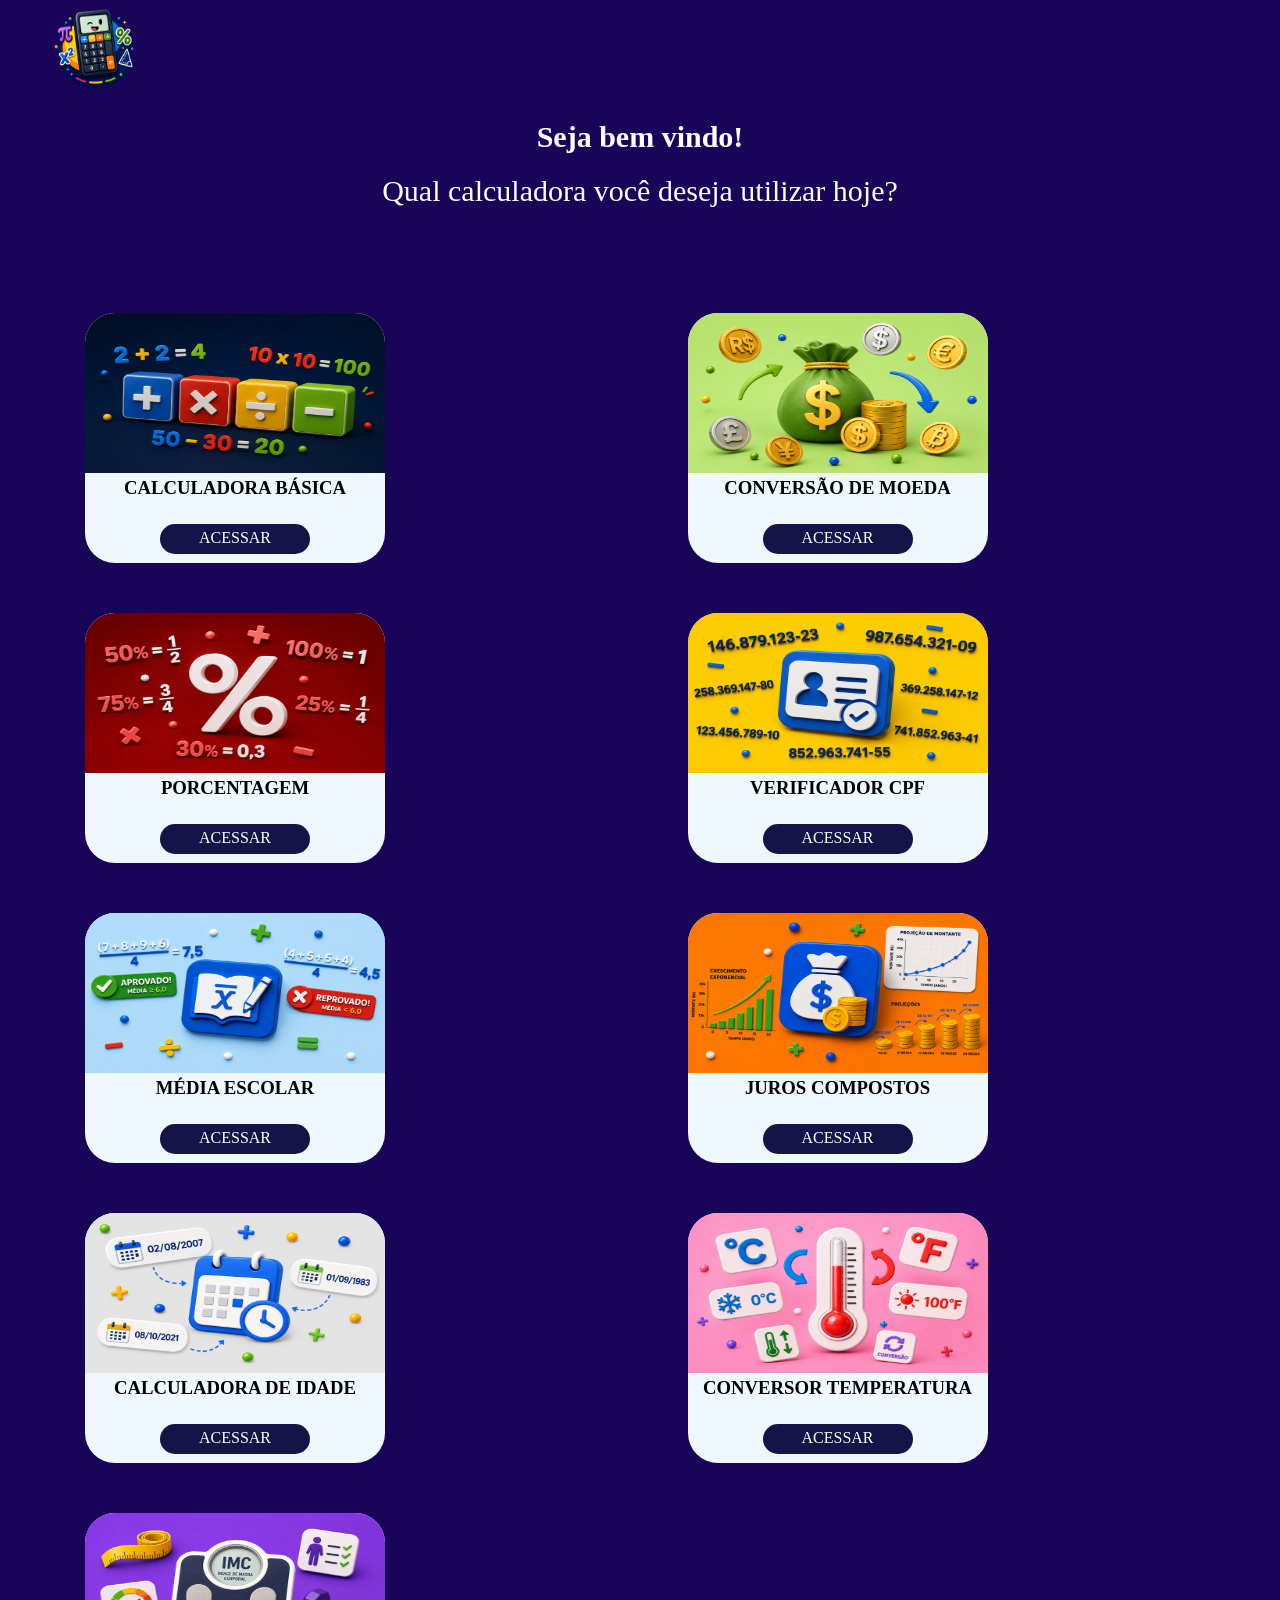
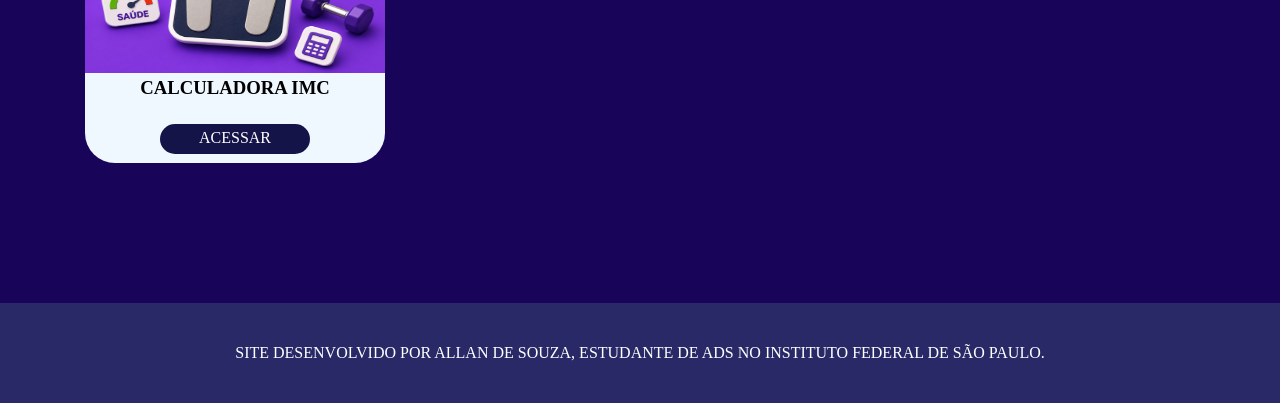
<file: index.html>
<!DOCTYPE html>
<html lang="en">
<head>
    <meta charset="UTF-8">
    <meta name="viewport" content="width=device-width, initial-scale=1.0">
    <title>Menu</title>
    <link rel="stylesheet" href="css/style.css">
    <link rel="shortcut icon" href="img/logo_pagina.png" type="image/png"> 
</head>
<body>
    <header>
        <div id="logo">
        <img  src="img/logo_png.png" alt="logo">
    </div>
        <!-- PARTE DE CIMA -->
    <h2 align="center" id = "titulo">Seja bem vindo!</h2>
    <p align="center" id="titulo2">Qual calculadora você deseja utilizar hoje?</p>

    
    </header>
    
    <main>
        
    <!--- SECTION DE CALCULADORAS-->
    <section id="sessao">
        <div class="cartao">
            <div class="imagem"><img src="img/banner_calculadora_numerica.png" alt="calculadora numerica"></div>
        <h3>CALCULADORA BÁSICA</h3>
        <a href="calculadora_numerica/resumo.html">ACESSAR</a>
        </div>

         <div class="cartao">
            <div class="imagem"><img src="img/banner_conversao_moedas.png" alt="calculadora conversao de moedas"></div>
        <h3>CONVERSÃO DE MOEDA</h3>
        <a href="">ACESSAR</a>
        </div>

         <div class="cartao">
            <div class="imagem"><img src="img/banner_calculadora_porcentagem.png" alt="calculado porcentagem"></div>
        <h3>PORCENTAGEM</h3>
        <a href="">ACESSAR</a>
        </div>

         <div class="cartao">
            <div class="imagem"><img src="img/banner_cpf.png" alt="cpf ultimos digitos"></div>
        <h3>VERIFICADOR CPF</h3>
        <a href="">ACESSAR</a>
        </div>

         <div class="cartao">
            <div class="imagem"><img src="img/banner_media_escolar.png" alt="media escoalr"></div>
        <h3>MÉDIA ESCOLAR</h3>
        <a href="">ACESSAR</a>
        </div>

         <div class="cartao">
            <div class="imagem"><img src="img/banner_juros_compostos.png" alt="juros compostos"></div>
        <h3>JUROS COMPOSTOS</h3>
        <a href="">ACESSAR</a>
        </div>

         <div class="cartao">
            <div class="imagem"><img src="img/BANNER_IDADE.png" alt="IDADE"></div>
        <h3>CALCULADORA DE IDADE</h3>
        <a href="">ACESSAR</a>
        </div>

         <div class="cartao">
            <div class="imagem"><img src="img/BANNER_CONVERSAO_TEMPERATURA.png" alt="CONVERSAO TEMPERATURA"></div>
        <h3>CONVERSOR TEMPERATURA</h3>
        <a href="">ACESSAR</a>
        </div>

         <div class="cartao">
            <div class="imagem"><img src="img/BANNER_IMC.png" alt="IMC"></div>
        <h3>CALCULADORA IMC</h3>
        <a href="">ACESSAR</a>
        </div>

       
    </section>


    </main>
    <footer>
        <p align="center">SITE DESENVOLVIDO POR ALLAN DE SOUZA, ESTUDANTE DE ADS NO INSTITUTO FEDERAL DE SÃO PAULO.</p>
    </footer>
</body>
</html>
</file>
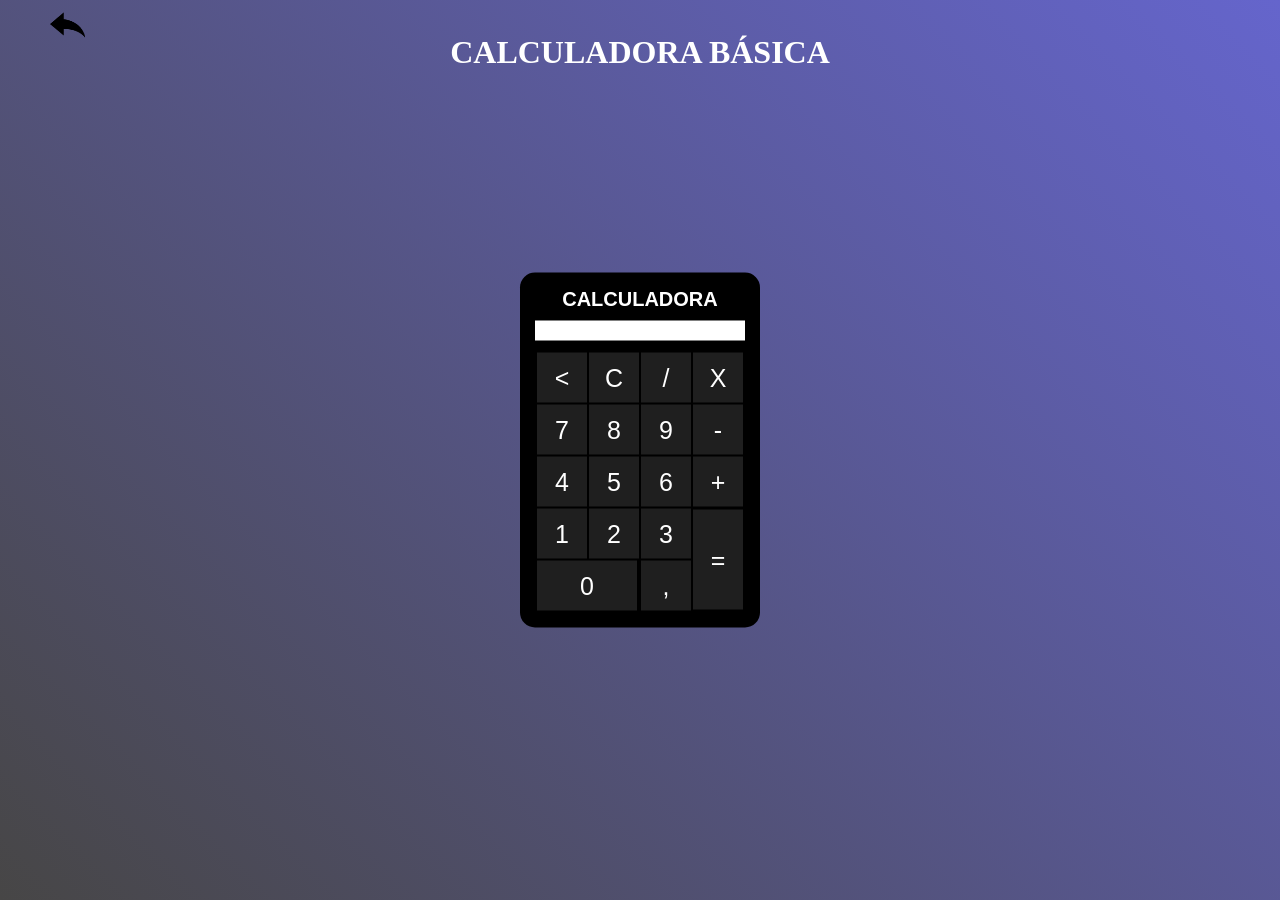
<file: calculadora_numerica/calculadora_numerica.html>
<!DOCTYPE html>
<html lang="en">
<head>
    <meta charset="UTF-8">
    <meta name="viewport" content="width=device-width, initial-scale=1.0">
    <title>Calculadora básica</title>
    <link rel="stylesheet" href="css/calculadora_numerica.css">
    <link rel="shortcut icon" href="../img/logo_png.png" type="image/png"> 

</head>
<body>
    <div id="background">
    <a href="resumo.html"><img src="../img/voltar_botao.png" alt="botao" id="voltar"></a>
    <h1 id="h1" align = "center">CALCULADORA BÁSICA</h1>
    <div class="calculadora">
        <h1>CALCULADORA</h1>
        <p id="resultado"><b></b></p>
        <table>
            <tr>
                <td ><button  class="botao" onclick="apagar()">&lt;</button></td>
                <td ><button  class="botao" onclick="limpar()">C</button></td>
                <td ><button  class="botao" onclick="inserir('/')">/</button></td>
                <td ><button  class="botao" onclick="inserir('*')">X</button></td>
            </tr>
            <tr>
                <td ><button  class="botao" onclick="inserir('7')">7</button></td>
                <td><button  class="botao" onclick="inserir('8')">8</button></td>
                <td><button  class="botao" onclick="inserir('9')">9</button></td>
                <td><button  class="botao" onclick="inserir('-')">-</button></td>
            </tr>
            <tr>
                <td ><button  class="botao" onclick="inserir('4')">4</button></td>
                <td ><button  class="botao" onclick="inserir('5')">5</button></td>
                <td ><button  class="botao" onclick="inserir('6')">6</button></td>
                <td><button  class="botao" onclick="inserir('+')">+</button></td>
            </tr>
            <tr>
                <td ><button  class="botao" onclick="inserir('1')">1</button></td>
                <td ><button  class="botao" onclick="inserir('2')">2</button></td>
                <td ><button  class="botao" onclick="inserir('3')">3</button></td>
                <td rowspan="2"><button id="igual" onclick="calculo()">=</button></td>
            </tr>
            <tr>
                <td colspan="2"><button id="zero" onclick="inserir('0')">0</button></td>
                <td ><button  class="botao" onclick="inserir('.')">,</button></td>
            </tr>
        </table>
    </div>
    </div>
    

    <script src="js/calculadora_numerica.js">   </script>
</body>
</html>
</file>
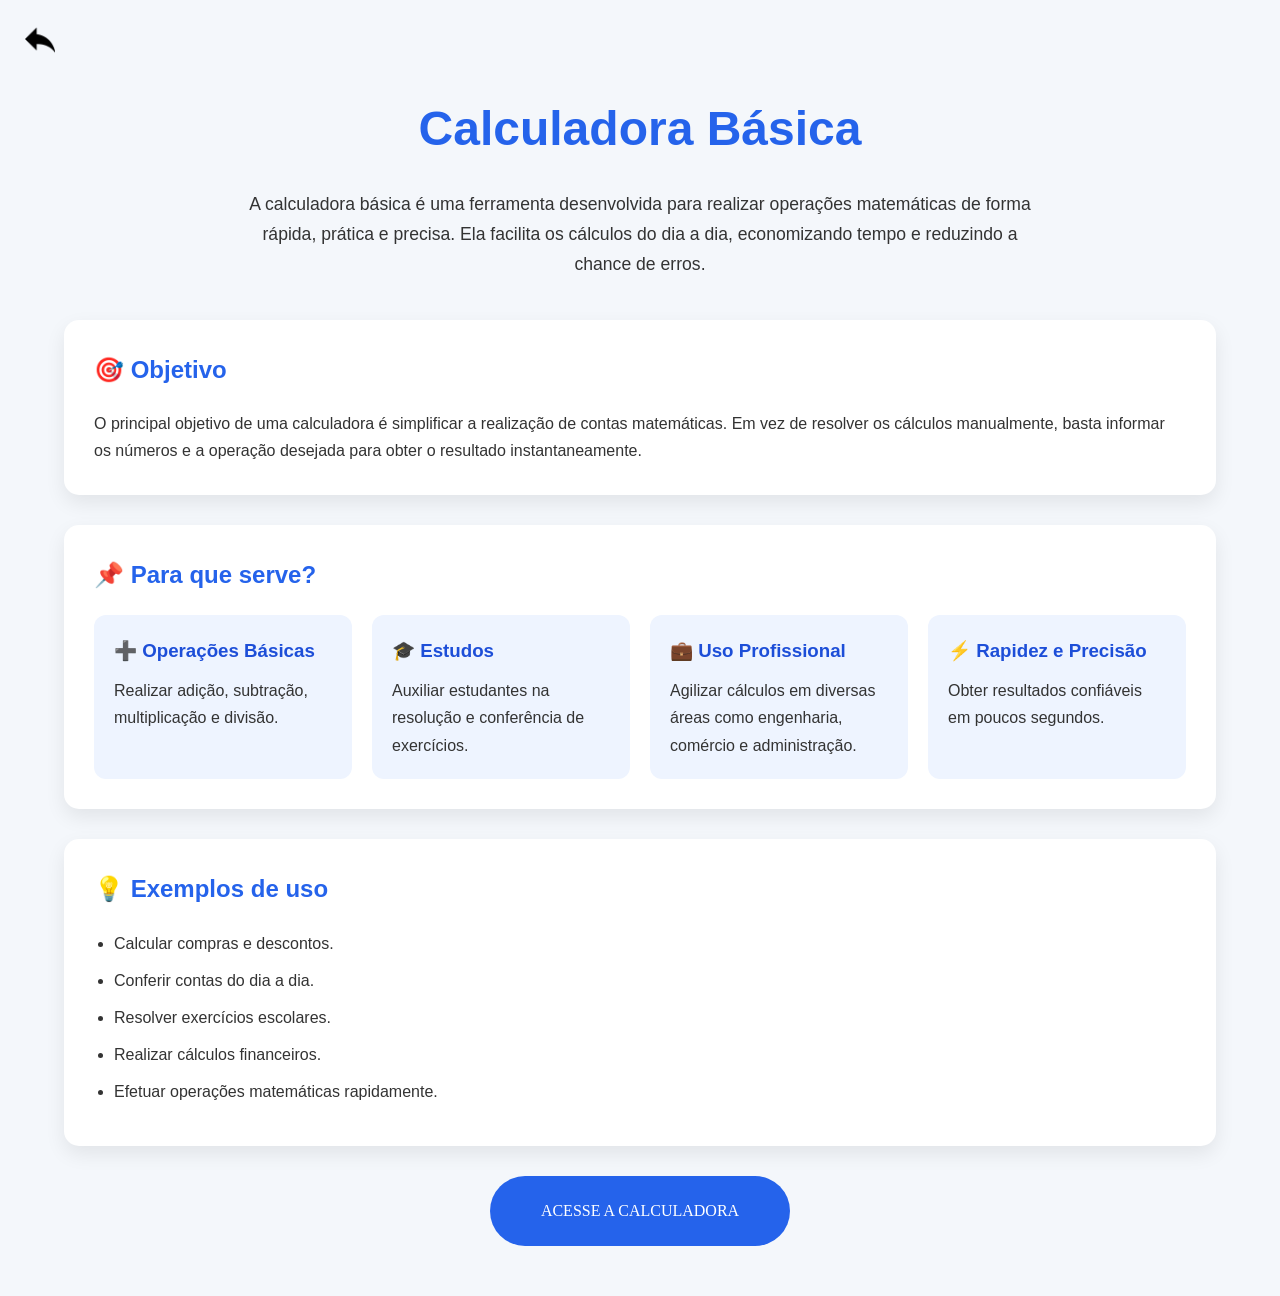
<file: calculadora_numerica/resumo.html>
<!DOCTYPE html>
<html lang="pt-BR">
<head>
    <meta charset="UTF-8">
    <meta name="viewport" content="width=device-width, initial-scale=1.0">
    <title>Calculadora Básica</title>
    <link rel="stylesheet" href="css/resumo.css">
    <link rel="shortcut icon" href="../img/logo_png.png" type="image/png"> 
</head>
<body>

    <section class="container">

        <header class="hero">
            <a href="../index.html"><img src="../img/voltar_botao.png" alt="botao" id="voltar"></a>

            <h1>Calculadora Básica</h1>
            <p>
                A calculadora básica é uma ferramenta desenvolvida para realizar
                operações matemáticas de forma rápida, prática e precisa.
                Ela facilita os cálculos do dia a dia, economizando tempo e
                reduzindo a chance de erros.
            </p>
        </header>

        <section class="card">
            <h2>🎯 Objetivo</h2>

            <p>
                O principal objetivo de uma calculadora é simplificar a realização
                de contas matemáticas. Em vez de resolver os cálculos manualmente,
                basta informar os números e a operação desejada para obter o
                resultado instantaneamente.
            </p>
        </section>

        <section class="card">
            <h2>📌 Para que serve?</h2>

            <div class="grid">

                <div class="item">
                    <h3>➕ Operações Básicas</h3>
                    <p>Realizar adição, subtração, multiplicação e divisão.</p>
                </div>

                <div class="item">
                    <h3>🎓 Estudos</h3>
                    <p>Auxiliar estudantes na resolução e conferência de exercícios.</p>
                </div>

                <div class="item">
                    <h3>💼 Uso Profissional</h3>
                    <p>Agilizar cálculos em diversas áreas como engenharia, comércio e administração.</p>
                </div>

                <div class="item">
                    <h3>⚡ Rapidez e Precisão</h3>
                    <p>Obter resultados confiáveis em poucos segundos.</p>
                </div>

            </div>
        </section>

        <section class="card">
            <h2>💡 Exemplos de uso</h2>

            <ul>
                <li>Calcular compras e descontos.</li>
                <li>Conferir contas do dia a dia.</li>
                <li>Resolver exercícios escolares.</li>
                <li>Realizar cálculos financeiros.</li>
                <li>Efetuar operações matemáticas rapidamente.</li>
            </ul>
        </section>
        <div id="botao_">
            <a href="calculadora_numerica.html"  id="botao"><p>ACESSE A CALCULADORA</p></a>
        </div>
        

    </section>
</file>
<file: css/style.css>
*{
    margin:0;
    padding:0;
    box-sizing: border-box;
}
body{
    background-color: rgb(24, 5, 90);
}
#logo{
    position: relative;
    display: flex;
    justify-content: left;
    top:00px;
    left:50px;
}
#logo img{
    width:90px;
    height:100px;
}
#titulo{
    font-size: 30px;
    margin-top: 20px;
    color: white;
}
#titulo2{
    font-size: 30px;
    margin-top: 20px;
    margin-bottom: 100px;
    color: white;
}


#sessao{
    display:grid;
    grid-template-columns:repeat(auto-fit,minmax(400px,1fr));
    gap:5px;
    margin-left: 80px;
    
    
}

.imagem img{
    width:100%;
    height:160px;
    overflow: hidden;
}
.cartao{
    background-color: aliceblue;
    width:300px;
    height:250px;
    overflow: hidden;
    margin:5px;
    transition: 0.3s;
    text-align: center;
    margin-bottom: 40px;
    border-radius: 30px;
   
}
.cartao h3{
    font-family: 'Times New Roman', Times, serif;
    margin-bottom: 25px;
}

.cartao a{
    padding:5px;
    display: block;
    margin:0 auto 20px;
    text-align: center;
    background-color: rgb(20, 20, 73);
    width:150px;
    height:30px;
    border-radius: 30px;
    color: white;
    text-decoration: none;
}
.cartao a{
    transition: 0.3s;

}
.cartao:hover{
    transform:scale(1.03);
    box-shadow: 0 9px 20px rgba(0,0,0,0.2);
}
footer{
        display: flex;
        justify-content: center;
        color: white;
        align-items: center;
        background-color: rgb(41, 41, 104);
        height:100px;
        margin-top: 100px;;
    }

@media (max-width: 768px) {
 
    *{
        margin:0;
    padding:0
    }
    
    #logo{
        position: relative;
        width:20px;
        height:20px;
        left:120px;
        top:00px;
        
    }
    header{
        width:340px;
        
    }
    main{
        width:340px;
    }
    footer{
        display: flex;
        justify-content: center;
        color: white;
        align-items: center;
        background-color: rgb(54, 54, 110);
        width:340px;
        height:100px;
        margin-top: 100px;
    }
    footer p{
        font-size: 10px;
    }
    #titulo{
        position: relative;
        top:80px;
        font-size: 15px;
        margin-bottom: 100px;
        
    }
    #titulo2{
        position: relative;
        font-size: 20px;
        
    }
    .cartao{
        height: 250px;
        width:250px;
        position: relative;
        left:-40px;
    }
    .cartao h3{
        font-size:15px;
    }
    .cartao a{
        font-size: 15px;
    }

}
</file>
<file: calculadora_numerica/css/calculadora_numerica.css>
*{
    margin: 0px;
    padding: 0px;
    box-sizing: border-box;
}
#voltar{
    position: relative;
    width:35px;
    height:30px;
    left:50px;
    top:10px;
}
#h1{
    font-family: 'Times New Roman', Times, serif;
}
#background{
    background-image: linear-gradient(45deg, rgb(71, 70, 70), rgb(101, 101, 204));
    height:100vh;
    font-family: Arial, Helvetica, sans-serif;
    color:white
}
.calculadora{
    position: absolute;
    background-color: black;
    top: 50%;
    left:50%;
    transform: translate(-50%,-50%);
    border-radius: 15px;
    padding: 15px;
    
}
.calculadora h1{
    font-size:20px;
    text-align: center;
}
#resultado{
    background-color: white;
    padding:10px;
    color: black;
    font-size:20px;
    margin-top: 10px;
    margin-bottom: 10px;
    text-align: right;
}
.botao{
    width:50px;
    height:50px;
    font-size: 25px;
    cursor: pointer;
    background-color: rgb(31,31,31);
    border: none;
    color: white;
    
}
#igual{
    width:50px;
    height:100px;
    font-size: 25px;
    cursor: pointer;
    background-color: rgb(31,31,31);
    border: none;
    color: white;
}
#zero{
    width:100px;
    height:50px;
    font-size: 25px;
    cursor: pointer;
    background-color: rgb(31,31,31);
    border: none;
    color: white;
}
.botao:hover{
    background-color: black;
}
#igual:hover{
    background-color: black;
}
#zero:hover{
    background-color: black;
}
</file>
<file: calculadora_numerica/css/resumo.css>
*{
    margin:0;
    padding:0;
    box-sizing:border-box;
    font-family:Arial, Helvetica, sans-serif;
}

body{
    background:#f4f7fb;
    color:#333;
    line-height:1.7;
}
#voltar{
    position: relative;
    width:30px;
    height:30px;
    left:-600px;
    top:-25px;
}
.container{
    width:90%;
    max-width:1200px;
    margin:50px auto;
}

.hero{
    text-align:center;
    margin-bottom:40px;
}

.hero h1{
    font-size:3rem;
    color:#2563eb;
    margin-bottom:20px;
}

.hero p{
    max-width:800px;
    margin:auto;
    font-size:1.1rem;
}

.card{
    background:#fff;
    padding:30px;
    border-radius:15px;
    margin-bottom:30px;
    box-shadow:0 8px 20px rgba(0,0,0,.08);
}

.card h2{
    color:#2563eb;
    margin-bottom:20px;
}

.grid{
    display:grid;
    grid-template-columns:repeat(auto-fit,minmax(250px,1fr));
    gap:20px;
}

.item{
    background:#eef4ff;
    padding:20px;
    border-radius:12px;
    transition:.3s;
}

.item:hover{
    transform:translateY(-5px);
    box-shadow:0 5px 15px rgba(37,99,235,.2);
}

.item h3{
    color:#1d4ed8;
    margin-bottom:10px;
}

ul{
    padding-left:20px;
}

ul li{
    margin-bottom:10px;
}

.destaque{
    background:linear-gradient(135deg,#2563eb,#1d4ed8);
    color:#fff;
}

.destaque h2{
    color:#fff;
}
#botao_{
    display: flex;
    justify-content: center;
    align-items: center;
}
#botao_ p{
     display: flex;
    justify-content: center;
    align-items: center;
}
#botao{
    text-decoration: none;
    color: white;
    text-align: center;
    
}
#botao p{
    background-color: #2563eb;
    width:300px;
    height:70px;
    border-radius: 50px;
    font-family: 'Times New Roman', Times, serif;
}
@media(max-width:768px){

.hero h1{
    font-size:2.2rem;
}

.card{
    padding:20px;
}

}
</file>
